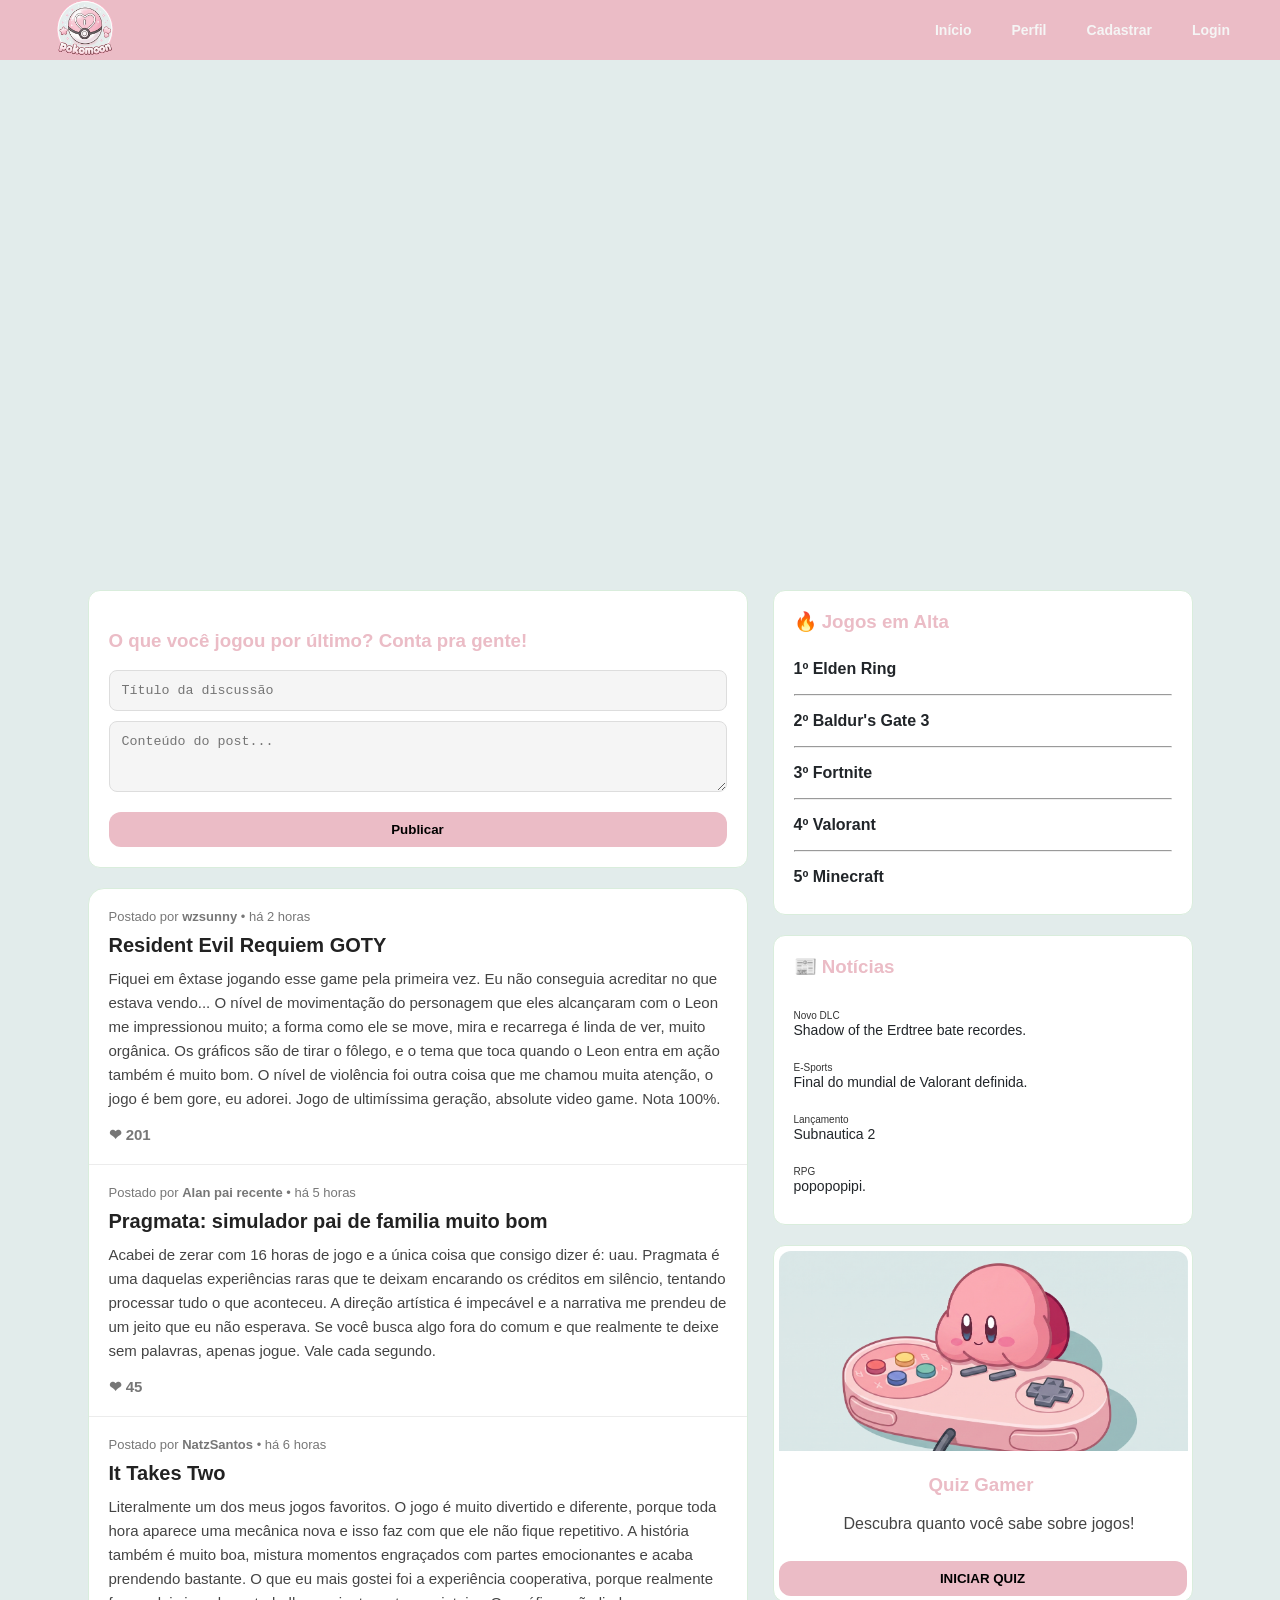
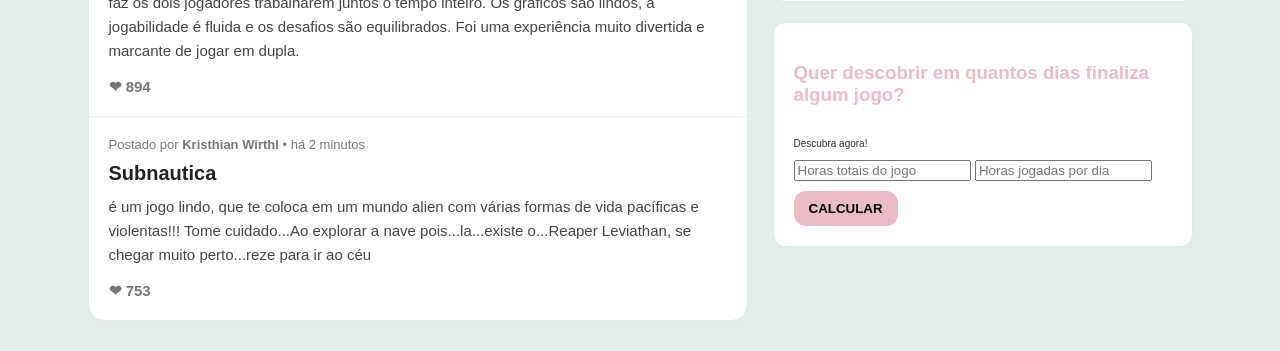
<file: public/index.html>
<!DOCTYPE html>
<html lang="pt-br">

<head>
  <meta charset="UTF-8">
  <meta name="viewport" content="width=device-width, initial-scale=1.0">
  <title>Forum</title>

  <link rel="stylesheet" href="./css/stylehome.css" />
</head>

<body onload="onloadEsconder()">

<div class="header">
    <img class="header-logo" src="./assets/logopok.png">
    <ul class="navbar">
      <li><a href="index.html">Início</a></li>
      <li><a href="perfil.html">Perfil</a></li>
      <li><a href="cadastro.html">Cadastrar</a></li>
      <li><a href="login.html">Login</a></li>
    </ul>
  </div>

  <section class="hero">
  </section>

  <div class="main-container">

    <div class="feed-column">

  <div class="card">
    <h3>O que você jogou por último? Conta pra gente!</h3>

    <div class="div-form">
      <input id="input_titulo" placeholder="Título da discussão">

      <textarea id="textarea_descricao"
      rows="3"
      placeholder="Conteúdo do post..."></textarea>

      <button onclick="publicar()">
        Publicar
      </button>
    </div>
  </div>

  <div id="feed_container" class="feed">

    <div class="post">
      <div class="post-meta">
        Postado por <b>wzsunny</b> • há 2 horas
      </div>
      <div class="post-title">
        Resident Evil Requiem GOTY
      </div>
      <div class="post-content">
       Fiquei em êxtase jogando esse game pela primeira vez. Eu não conseguia acreditar no que estava vendo... 
       O nível de movimentação do personagem que eles alcançaram com o Leon me impressionou muito; a forma como ele se move, mira e recarrega é linda de ver,
      muito orgânica. Os gráficos são de tirar o fôlego, e o tema que toca quando o Leon entra em ação também é muito bom. O nível de violência foi outra coisa que me chamou muita atenção, 
      o jogo é bem gore, eu adorei. Jogo de ultimíssima geração, absolute video game. Nota 100%.
      </div>
      <button class="btn-like" onclick="curtir(this)">
        ❤ 201
      </button>
    </div>

    <div class="post">
      <div class="post-meta">
        Postado por <b>Alan pai recente</b> • há 5 horas
      </div>
      <div class="post-title">
        Pragmata: simulador pai de familia muito bom
      </div>

      <div class="post-content">
        Acabei de zerar com 16 horas de jogo e a única coisa que consigo dizer é: uau.
        Pragmata é uma daquelas experiências raras que te deixam encarando os créditos
        em silêncio, tentando processar tudo o que aconteceu.
        A direção artística é impecável e a narrativa me prendeu de um jeito que eu
        não esperava. Se você busca algo fora do comum e que realmente te deixe sem
        palavras, apenas jogue. Vale cada segundo.
      </div>
      <button class="btn-like" onclick="curtir(this)">
        ❤ 45
      </button>
    </div>

    <div class="post">
      <div class="post-meta">
        Postado por <b>NatzSantos</b> • há 6 horas
      </div>
      <div class="post-title">
        It Takes Two
      </div>
      <div class="post-content">
      Literalmente um dos meus jogos favoritos. O jogo é muito divertido e diferente, porque toda hora aparece uma mecânica nova e isso faz com que ele não fique repetitivo.
      A história também é muito boa, mistura momentos engraçados com partes emocionantes e acaba prendendo bastante. O que eu mais gostei foi a experiência cooperativa, porque 
      realmente faz os dois jogadores trabalharem juntos o tempo inteiro. Os gráficos são lindos, a jogabilidade é fluida e os desafios são equilibrados. 
      Foi uma experiência muito divertida e marcante de jogar em dupla.
      </div>
      <button class="btn-like" onclick="curtir(this)">
        ❤ 894
      </button>
    </div>
       <div class="post">
      <div class="post-meta">
        Postado por <b>Kristhian Wirthl</b> • há 2 minutos
      </div>
      <div class="post-title">
        Subnautica
      </div>
      <div class="post-content">
        é um jogo lindo, que te coloca em um mundo alien com várias formas de vida pacíficas e violentas!!! 
        Tome cuidado...Ao explorar a nave pois...la...existe o...Reaper Leviathan, se chegar muito perto...reze para ir ao céu 
     </div>
      <button class="btn-like" onclick="curtir(this)">
        ❤ 753
      </button>
    </div>


  </div>
</div>
      
      <div class="lateral">
      <div class="card">
        <h3 style="margin-top: 0;">🔥 Jogos em Alta</h3>
        <div class="game-row">
          <div class="game-info"> <b>1º Elden Ring</b></div>
        </div>
        <hr>
        <div class="game-row">
          <div class="game-info"> <b>2º Baldur's Gate 3</b></div>
        </div>
        <hr>
        <div class="game-row">
          <div class="game-info"> <b>3º Fortnite</b></div>
        </div>
           <hr>
        <div class="game-row">
          <div class="game-info"> <b>4º Valorant</b></div>
      </div>  
         <hr>
        <div class="game-row">
          <div class="game-info"> <b>5º Minecraft</b></div>
      </div> 
      </div> 
  
      <div class="card">
        <h3 style="margin-top: 0;">📰 Notícias</h3>
        <div class="news-item">
          <span>Novo DLC</span>
          <div>Shadow of the Erdtree bate recordes.</div>
        </div>
        <div class="news-item">
          <span>E-Sports</span>
          <div>Final do mundial de Valorant definida.</div>
        </div>
         <div class="news-item">
          <span>Lançamento</span>
          <div>Subnautica 2</div>
        </div>
         <div class="news-item">
          <span>RPG</span>
          <div>popopopipi.</div>
        </div>
      </div>


  <div class="card-quiz">
    <img class="card-img" src="./assets/kirbyy.png"/>
  <h3>Quiz Gamer</h3>
  <span>Descubra quanto você sabe sobre jogos!</span>
  <br><br>
  <a href="quiz.html">
    <button id="btnIniciarQuiz">INICIAR QUIZ</button>
  </a>
</div>



      <div class="card">

  <h3>Quer descobrir em quantos dias finaliza algum jogo?</h3>
  <div class="news-item">
    <span>Descubra agora!</span>
  </div>
  <input type="number" id="input_horasJogo" placeholder="Horas totais do jogo">
  <input type="number" id="input_horasDia" placeholder="Horas jogadas por dia">

  <button onclick="calcularDias()">CALCULAR</button>
  <div id="resultado_calc"></div>

</div>
    </div>
  </div>

  <script>

   function publicar() {
  var feed = document.getElementById("feed_container");
  var div = document.createElement("div");
  div.className = "post";
  div.innerHTML = `

    <div class="post-meta">
      Postado por <b>Você</b> • agora
    </div>

    <div class="post-title">
      ${input_titulo.value}
    </div>

    <div class="post-content">
      ${textarea_descricao.value}
    </div>

    <button class="btn-like" onclick="curtir(this)">
      ❤ 0
    </button>

  `;

  feed.insertBefore(div, feed.firstChild);

  input_titulo.value = "";

  textarea_descricao.value = "";
}
    function curtir(botao) {
  botao.classList.toggle("curtido");

  let numero = parseInt(botao.innerText.replace("❤ ", ""));
  if (botao.classList.contains("curtido")) {
    botao.innerHTML = `❤ ${numero + 1}`;
  } else {
    botao.innerHTML = `❤ ${numero - 1}`;
  }
    }

  </script>
</body>

</html>
</file>
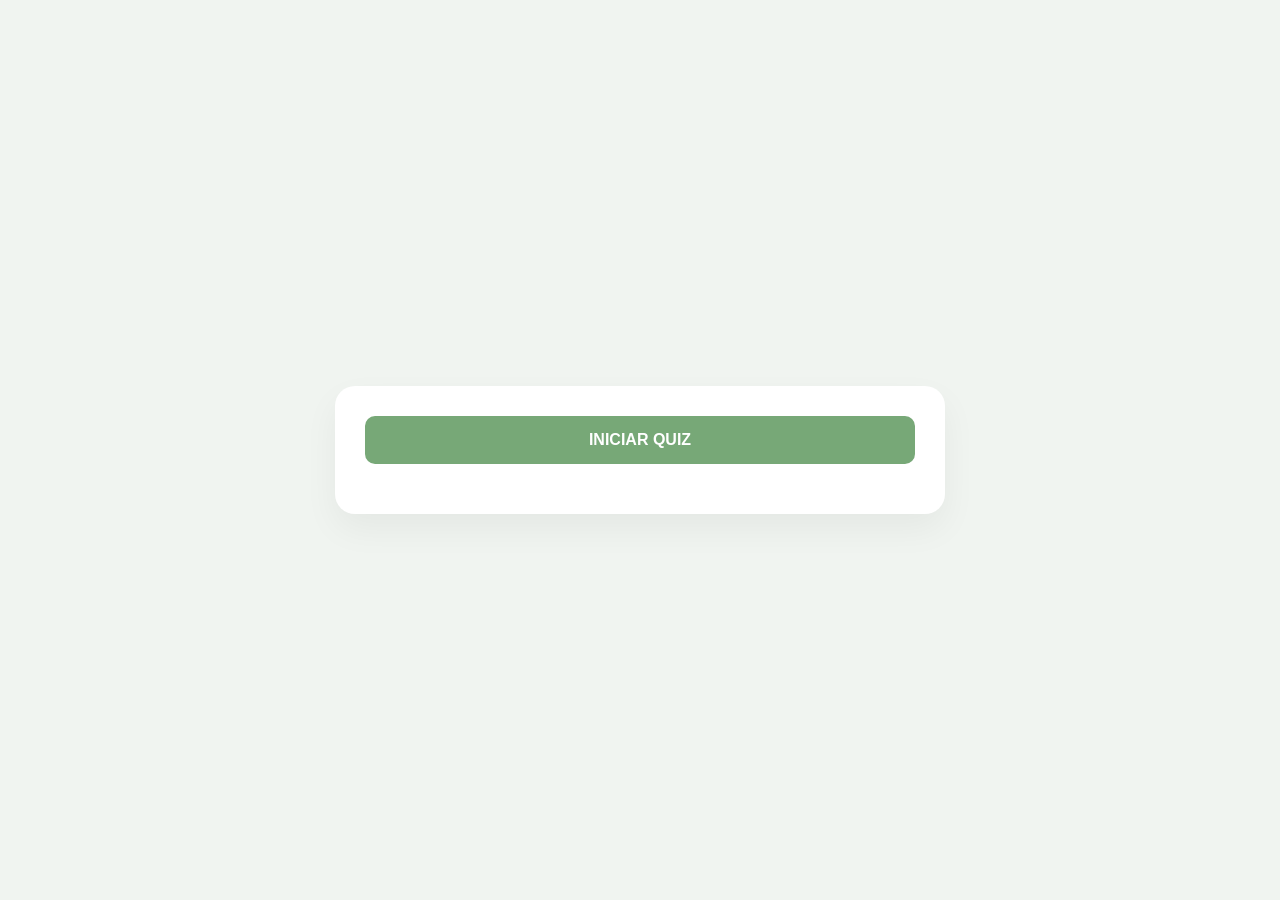
<file: public/quiz.html>
<!DOCTYPE html>
<html lang="en">

<head>
    <meta charset="UTF-8">
    <meta name="viewport" content="width=device-width, initial-scale=1.0">
    <title>Exemplo - Quiz</title>
    <link rel="stylesheet" href="./css/styleQuiz.css">
</head>


<body onload="onloadEsconder()">
    <div id="pontuacaoEJogo">
        <button id="btnIniciarQuiz" onclick="iniciarQuiz()">INICIAR QUIZ</button>

        <div id="pontuacao" class="flex-colunar width-fit-content border-primary">
            <div id="pontuacaoDuranteJogo" class="flex-colunar padding-8">
                <span class="width-fit-content">Quantidade de acertos: <span id="spanCertas"></span></span>
                <span class="width-fit-content">Quantidade de erros: <span id="spanErradas"></span></span>
            </div>
            <div id="pontuacaoFinalJogo" class="flex-colunar padding-8">
                <span id="pontuacaoFinal" class="width-fit-content">Pontuação Final:
                    <span id="spanPontuacaoFinal">***</span>
                </span>
                <span id="msgFinal" class="width-fit-content">***</span>
            </div>
        </div>

        <div id="jogo" class="width-fit-content flex-colunar border-secondary">

            <div id="infoQuestao" class="padding-8">
                <span>Questão atual: <span id="spanNumeroDaQuestaoAtual"></span> de <span id="qtdQuestoes"></span>
                    questões.</span>
            </div>

            <div id="perguntaDaQuestaoAtual" class="padding-8">
                <span id="spanQuestaoExibida" class="text-bold"></span>
            </div>

            <div id="infoAlternativas" class="padding-8">
                <span><em>Escolha uma opção dentre as abaixo:</em></span>
            </div>

            <div id="opcoes" class="flex-colunar padding-8">
                <span>
                    <input type="radio" id="primeiraOpcao" name="option" class="radio" value="alternativaA" />
                    <label for="primeiraOpcao" class="option" id="labelOpcaoUm"></label>
                </span>
                <span>
                    <input type="radio" id="segundaOpcao" name="option" class="radio" value="alternativaB" />
                    <label for="segundaOpcao" class="option" id="labelOpcaoDois"></label>
                </span>
                <span>
                    <input type="radio" id="terceiraOpcao" name="option" class="radio" value="alternativaC" />
                    <label for="terceiraOpcao" class="option" id="labelOpcaoTres"></label>
                </span>
                <span>
                    <input type="radio" id="quartaOpcao" name="option" class="radio" value="alternativaD" />
                    <label for="quartaOpcao" class="option" id="labelOpcaoQuatro"></label>
                </span>
            </div>

            <div id="botoes" class="flex-colunar padding-8">
                <button onclick="submeter()" id="btnSubmeter">Submeter resposta</button>
                <button onclick="avancar()" id="btnProx" disabled>Avançar para próxima questão</button>
                <!-- <button onclick="finalizar()" id="btnConcluir" disabled>Finalizar Quiz</button> -->
                <button onclick="tentarNovamente()" id="btnTentarNovamente" disabled>Tentar novamente</button>
            </div>

        </div>
    </div>
</body>

</html>
<script>
    const listaDeQuestoes = [

        {
            pergunta: "Quem é o protagonista de The Legend Of Zelda?",
            alternativaA: "Zelda",
            alternativaB: "Rosalina",
            alternativaC: "Link",
            alternativaD: "Steve",
            alternativaCorreta: "alternativaC"
        },

        {
            pergunta: "De que empresa é o jogo Minecraft?",
            alternativaA: "Capcom",
            alternativaB: "Riot",
            alternativaC: "Ubisoft",
            alternativaD: "Mojang",
            alternativaCorreta: "alternativaD"
        },

        {
            pergunta: "Em que ano foi lançado o primeiro playstation?",
            alternativaA: "algum ano",
            alternativaB: "ano passado",
            alternativaC: "ano que vem",
            alternativaD: "o ano certo",
            alternativaCorreta: "alternativaD"
        }

    ]

    // variáveis globais    
    let numeroDaQuestaoAtual = 0
    let pontuacaoFinal = 0
    let tentativaIncorreta = 0
    let certas = 0
    let erradas = 0
    let quantidadeDeQuestoes = listaDeQuestoes.length
    // let isUltima = numeroDaQuestaoAtual == quantidadeDeQuestoes-1 ? true : false

    function onloadEsconder() {
        document.getElementById('pontuacao').style.display = "none"
        document.getElementById('jogo').style.display = "none"
    }

    function iniciarQuiz() {
        document.getElementById('pontuacao').style.display = "flex"
        document.getElementById('jogo').style.display = "flex"
        document.getElementById('btnIniciarQuiz').style.display = "none"

        document.getElementById('qtdQuestoes').innerHTML = quantidadeDeQuestoes

        preencherHTMLcomQuestaoAtual(0)

        btnSubmeter.disabled = false
        btnProx.disabled = true
        // btnConcluir.disabled = true
        btnTentarNovamente.disabled = true
    }

    function preencherHTMLcomQuestaoAtual(index) {
        habilitarAlternativas(true)
        const questaoAtual = listaDeQuestoes[index]
        numeroDaQuestaoAtual = index
        console.log("questaoAtual")
        console.log(questaoAtual)
        document.getElementById("spanNumeroDaQuestaoAtual").innerHTML = Number(index) + 1 
        document.getElementById("spanQuestaoExibida").innerHTML = questaoAtual.pergunta;
        document.getElementById("labelOpcaoUm").innerHTML = questaoAtual.alternativaA;
        document.getElementById("labelOpcaoDois").innerHTML = questaoAtual.alternativaB;
        document.getElementById("labelOpcaoTres").innerHTML = questaoAtual.alternativaC;
        document.getElementById("labelOpcaoQuatro").innerHTML = questaoAtual.alternativaD;
    }

    function submeter() {
        const options = document.getElementsByName("option"); // recupera alternativas no html

        let hasChecked = false
        for (let i = 0; i < options.length; i++) {
            if (options[i].checked) {
                hasChecked = true
                break
            }
        }

        if (!hasChecked) {
            alert("Não há alternativas escolhidas. Escolha uma opção.")
        } else {
            btnSubmeter.disabled = true
            btnProx.disabled = false

            habilitarAlternativas(false)

            checarResposta()
        }
    }

    function habilitarAlternativas(trueOrFalse) {
        let opcaoEscolhida = trueOrFalse ? false : true

        primeiraOpcao.disabled = opcaoEscolhida
        segundaOpcao.disabled = opcaoEscolhida
        terceiraOpcao.disabled = opcaoEscolhida
        quartaOpcao.disabled = opcaoEscolhida

    }

    function avancar() {
        btnProx.disabled = true
        btnSubmeter.disabled = false

        desmarcarRadioButtons()

        if (numeroDaQuestaoAtual < quantidadeDeQuestoes - 1) {
            preencherHTMLcomQuestaoAtual(numeroDaQuestaoAtual)
        } else if (numeroDaQuestaoAtual == quantidadeDeQuestoes - 1) {
            alert("Atenção... a próxima é a ultima questão!")
            preencherHTMLcomQuestaoAtual(numeroDaQuestaoAtual)
        } else {
            finalizarJogo()
        }
        limparCoresBackgroundOpcoes()
    }

    function tentarNovamente() {
        // atualiza a página
        window.location.reload()
    }

    function checarResposta() {
        const questaoAtual = listaDeQuestoes[numeroDaQuestaoAtual] // questão atual 
        const respostaQuestaoAtual = questaoAtual.alternativaCorreta // qual é a resposta correta da questão atual

        const options = document.getElementsByName("option"); // recupera alternativas no html

        let alternativaCorreta = null // variável para armazenar a alternativa correta

        options.forEach((option) => {
            if (option.value === respostaQuestaoAtual) {
                console.log("alternativaCorreta está no componente: " + alternativaCorreta)
                alternativaCorreta = option.labels[0].id
            }
        })

        // verifica se resposta assinalada é correta
        options.forEach((option) => {
            if (option.checked === true && option.value === respostaQuestaoAtual) {
                document.getElementById(alternativaCorreta).classList.add("text-success-with-bg")
                pontuacaoFinal++
                certas++
                document.getElementById("spanCertas").innerHTML = certas
                numeroDaQuestaoAtual++
            } else if (option.checked && option.value !== respostaQuestaoAtual) {
                const wrongLabelId = option.labels[0].id

                document.getElementById(wrongLabelId).classList.add("text-danger-with-bg")
                document.getElementById(alternativaCorreta).classList.add("text-success-with-bg")
                tentativaIncorreta++
                erradas++
                document.getElementById("spanErradas").innerHTML = erradas
                numeroDaQuestaoAtual++
            }
        })
    }

    function limparCoresBackgroundOpcoes() {
        const options = document.getElementsByName("option");
        options.forEach((option) => {
            document.getElementById(option.labels[0].id).classList.remove("text-danger-with-bg")
            document.getElementById(option.labels[0].id).classList.remove("text-success-with-bg")
        })
    }

    function desmarcarRadioButtons() {
        const options = document.getElementsByName("option");
        for (let i = 0; i < options.length; i++) {
            options[i].checked = false;
        }
    }

    function finalizarJogo() {
        let textoParaMensagemFinal = null
        let classComCoresParaMensagemFinal = null
        const porcentagemFinalDeAcertos = pontuacaoFinal / quantidadeDeQuestoes

        if (porcentagemFinalDeAcertos <= 0.3) {
            textoParaMensagemFinal = "Parece que você não estudou..."
            classComCoresParaMensagemFinal = "text-danger-with-bg"
        }
        else if (porcentagemFinalDeAcertos > 0.3 && porcentagemFinalDeAcertos < 0.9) {
            textoParaMensagemFinal = "Pode melhorar na próxima, hein!"
            classComCoresParaMensagemFinal = "text-warning-with-bg"
        }
        else if (porcentagemFinalDeAcertos >= 0.9) {
            textoParaMensagemFinal = "Uau, parabéns!"
            classComCoresParaMensagemFinal = "text-success-with-bg"
        }

        textoParaMensagemFinal += "<br> Você acertou " + Math.round((porcentagemFinalDeAcertos)*100) + "% das questões."


        document.getElementById('msgFinal').innerHTML = textoParaMensagemFinal
        document.getElementById('msgFinal').classList.add(classComCoresParaMensagemFinal) 
        document.getElementById('spanPontuacaoFinal').innerHTML = pontuacaoFinal

        document.getElementById('jogo').classList.add("text-new-gray") 

        btnProx.disabled = true
        btnSubmeter.disabled = true
        // btnConcluir.disabled = true
        btnTentarNovamente.disabled = false

    }
</script>
</file>
<file: public/css/stylehome.css>
:root {
  --cor-principal: #EBBCC6;
  --cor-detalhe: #f5f5f5;
  --cor-fundo: #f8f9fa;
  --cor-card: #ffffff;
  --cor-texto: #212529;
  --danger: #e03975;
  --borda: #dee2e6;
}

body {
  font-family: sans-serif;
 /* background-color: #B0C6B4; */
  background-color: #E2ECEB; 
  color: var(--cor-texto);
  margin: 0;
}


.header {
  display: flex;
  justify-content: space-between;
  align-items: center;
  padding: 0 50px;
  height: 60px;
  background-color: #EBBCC6;
}
.header-logo {
width: 70px;
height: 70px;
object-fit: cover;
}

.navbar {
  display: flex;
  align-items: center;
  gap: 40px;
  list-style: none;
}

.navbar li a {
  text-decoration: none;
  font-weight: bold;
  color: #f5f5f5;
  font-size: 14px;
  display: flex;
  align-items: center;
  gap: 6px;
}


.hero {
  height: 500px;
  width: 100%;
  background-image: linear-gradient(to bottom, rgba(186, 186, 186, 0.5)),
    url('../assets/fundo6.png');
  background-size: cover;
  background-position: center;
  display: flex;
  justify-content: center;
  align-items: center;
}

.main-container {
  display: flex;
  justify-content: center;
  gap: 25px;
  padding: 30px;
  max-width: 1200px;
  margin: 0 auto;
}

.feed-column {
  width: 55%;
}

.lateral {
  width: 35%;
  display: flex;
  flex-direction: column;
  gap: 20px;
}


.card {
  background-color: #fff;
  border-radius: 12px;
  padding: 20px;
  border: 1px solid #D9EDDC;
}

.card h3{
  color: #EBBCC6
}

.card-quiz h3 {
color: #EBBCC6;
margin-left: 150px;
}

.card-quiz {
  color: #444;
  background-color: #fff;
  border-radius: 12px;
  padding: 5px;
  border: 1px solid #D9EDDC;
}

.card-quiz span {
  margin-left: 65px;
}

.card-quiz button {
  width: 408px;
}

.card-img {
overflow: hidden;
width: 409px;
height: 200px;
object-fit: cover;
border-radius: 12px 12px 0px 0px;
}

.div-form {
  display: flex;
  flex-direction: column;
  gap: 10px;
  font-family: monospace;
}

.div-form input,
.div-form textarea {
  width: 100%;
  background-color: #f5f5f5;
  border: 1px solid #ddd;
  border-radius: 8px;
  color: #333;
  padding: 12px;
  box-sizing: border-box;
  font-family: monospace;
}

button {
  padding: 10px 15px;
  border-radius: 12px;
  border: none;
  background-color: var(--cor-principal);
  font-weight: bold;
  margin-top: 10px;
  cursor: pointer;
}

.feed {
  background-color: #ffffff;
  border-radius: 16px;
  overflow: hidden;
  border: 1px solid #D9EDDC;
  margin-top: 20px;
}

.post {
  padding: 20px;
  border-bottom: 1px solid #ececec;
  transition: 0.2s;
}

.post:last-child {
  border-bottom: none;
}

.post:hover {
  background-color: #fafafa;
}

.post-meta {
  font-size: 13px;
  color: #777;
  margin-bottom: 10px;
}

.post-title {
  font-size: 20px;
  font-weight: bold;
  margin-bottom: 10px;
  color: #222;
}

.post-content {
  font-size: 15px;
  line-height: 1.6;
  color: #444;
}

.btn-like {
  margin-top: 15px;
  background: transparent;
  border: none;
  cursor: pointer;
  font-size: 15px;
  color: #777;
  padding: 0;
}

.btn-like:hover {
  transform: scale(1.05);
}

.btn-like.curtido {
  color: #e63946;
}

.quiz-container {
  display: flex;
  flex-direction: column;
  gap: 15px;
}

.option-label {
  cursor: pointer;
  padding: 5px;
  display: inline-block;
  width: 90%;
}

.text-success-with-bg {
  background-color: rgba(57, 224, 138, 0.2);
  color: var(--cor-principal);
  border-radius: 4px;
}

.text-danger-with-bg {
  background-color: rgba(224, 57, 117, 0.2);
  color: var(--danger);
  border-radius: 4px;
}

.btn-perso {
  background-color: #f5f5f5;
  color: #444;
  text-align: left;
}


.news-item {
  padding: 10px 0;
  font-size: 14px;
}

.news-item span {
  color: #333;
  font-size: 10px;
}


.game-row {
  display: flex;
  justify-content: space-between;
  align-items: center;
  padding: 8px 0;
}

.game-info {
  display: flex;
  align-items: center;
  gap: 10px;
}

.trend-up {
  color: var(--cor-principal);
  font-weight: bold;
}
</file>
<file: public/css/styleQuiz.css>
/* Não usar pure white or pure black */
/* The 4-point grid system */

:root {
    --primary-brand-color: #77a877;
    --secondary-brand-color: #d1e7d1;

    --success: #198754;
    --success-dark: #2d4a2d;
    --success-light: #d1e7d1;

    --warning: #ffc107;
    --warning-dark: #856404;
    --warning-light: #fff3cd;

    --danger: #dc3545;
    --danger-dark: #721c24;
    --danger-light: #f8d7da;

    --new-gray: #b0b0b0;
    --new-black: #4a4a4a;
    --new-white: #f0f4f0;

    --card-bg: #ffffff;
    --border-light: #eeeeee;
}

body {
    background-color: var(--new-white);
    color: var(--new-black);
    font-family: 'Segoe UI', Tahoma, sans-serif;

    display: flex;
    justify-content: center;
    align-items: center;

    min-height: 100vh;
    margin: 0;
}

button {
    font-family: 'Segoe UI', sans-serif;
    font-weight: 600;
    cursor: pointer;
    transition: 0.2s;
}

#pontuacaoEJogo {
    background-color: var(--card-bg);
    border-radius: 20px;
    width: 90%;
    max-width: 550px;
    padding: 30px;
    box-shadow: 0 15px 35px rgba(0, 0, 0, 0.05);
}

#btnIniciarQuiz {
    width: 100%;
    background-color: var(--primary-brand-color);
    color: white;
    border: none;
    padding: 15px;
    border-radius: 10px;
    font-size: 16px;
    margin-bottom: 20px;
}

#btnIniciarQuiz:hover {
    background-color: #699869;
}

.flex-colunar {
    display: flex;
    flex-direction: column;
}

.width-fit-content {
    width: 100%;
}

.border-primary,
.border-secondary {
    border: none;
}

.padding-8 {
    padding: 8px 0;
}

.text-bold {
    font-weight: bold;
}

#pontuacao {
    background-color: #f9fbf9;
    border-radius: 12px;
    padding: 15px;
    margin-bottom: 25px;
    border: 1px solid #e6eee6;
}

#pontuacao span {
    margin: 4px 0;
}

#infoQuestao {
    color: var(--new-gray);
    font-size: 12px;
    letter-spacing: 1px;
}

#spanQuestaoExibida {
    color: #5a8a5a;
    font-size: 1.5rem;
    font-weight: bold;
}

#infoAlternativas {
    margin-bottom: 10px;
}

#opcoes {
    display: grid;
    grid-template-columns: 1fr 1fr;
    gap: 15px;
}

#opcoes span {
    display: flex;
}

.radio {
    display: none;
}

.option {
    width: 100%;
    background-color: white;
    border: 2px solid var(--border-light);
    padding: 15px;
    color: #666;
    font-weight: 600;
    border-radius: 10px;
    cursor: pointer;
    transition: 0.2s;
    text-align: center;
}

.option:hover {
    background-color: #f9fff9;
    border-color: var(--secondary-brand-color);
}

.radio:checked + .option {
    border-color: var(--primary-brand-color);
    background-color: #eef7ee;
}

#botoes {
    display: flex;
    gap: 12px;
    margin-top: 25px;
}

#botoes button {
    flex: 1;
    background-color: var(--primary-brand-color);
    color: white;
    border: none;
    padding: 15px;
    border-radius: 8px;
}

#botoes button:hover:not(:disabled) {
    background-color: #699869;
}

#botoes button:disabled {
    opacity: 0.5;
    cursor: not-allowed;
}

.text-success-with-bg {
    color: var(--success-dark);
    background-color: var(--success-light);
    border-color: var(--primary-brand-color);
}

.text-warning-with-bg {
    color: var(--warning-dark);
    background-color: var(--warning-light);
}

.text-danger-with-bg {
    color: var(--danger-dark);
    background-color: var(--danger-light);
    border-color: var(--danger) ;
}

.text-new-gray {
    color: var(--new-gray);
}

#msgFinal {
    margin-top: 10px;
    padding: 12px;
    border-radius: 10px;
    text-align: center;
    font-weight: 600;
}
</file>
